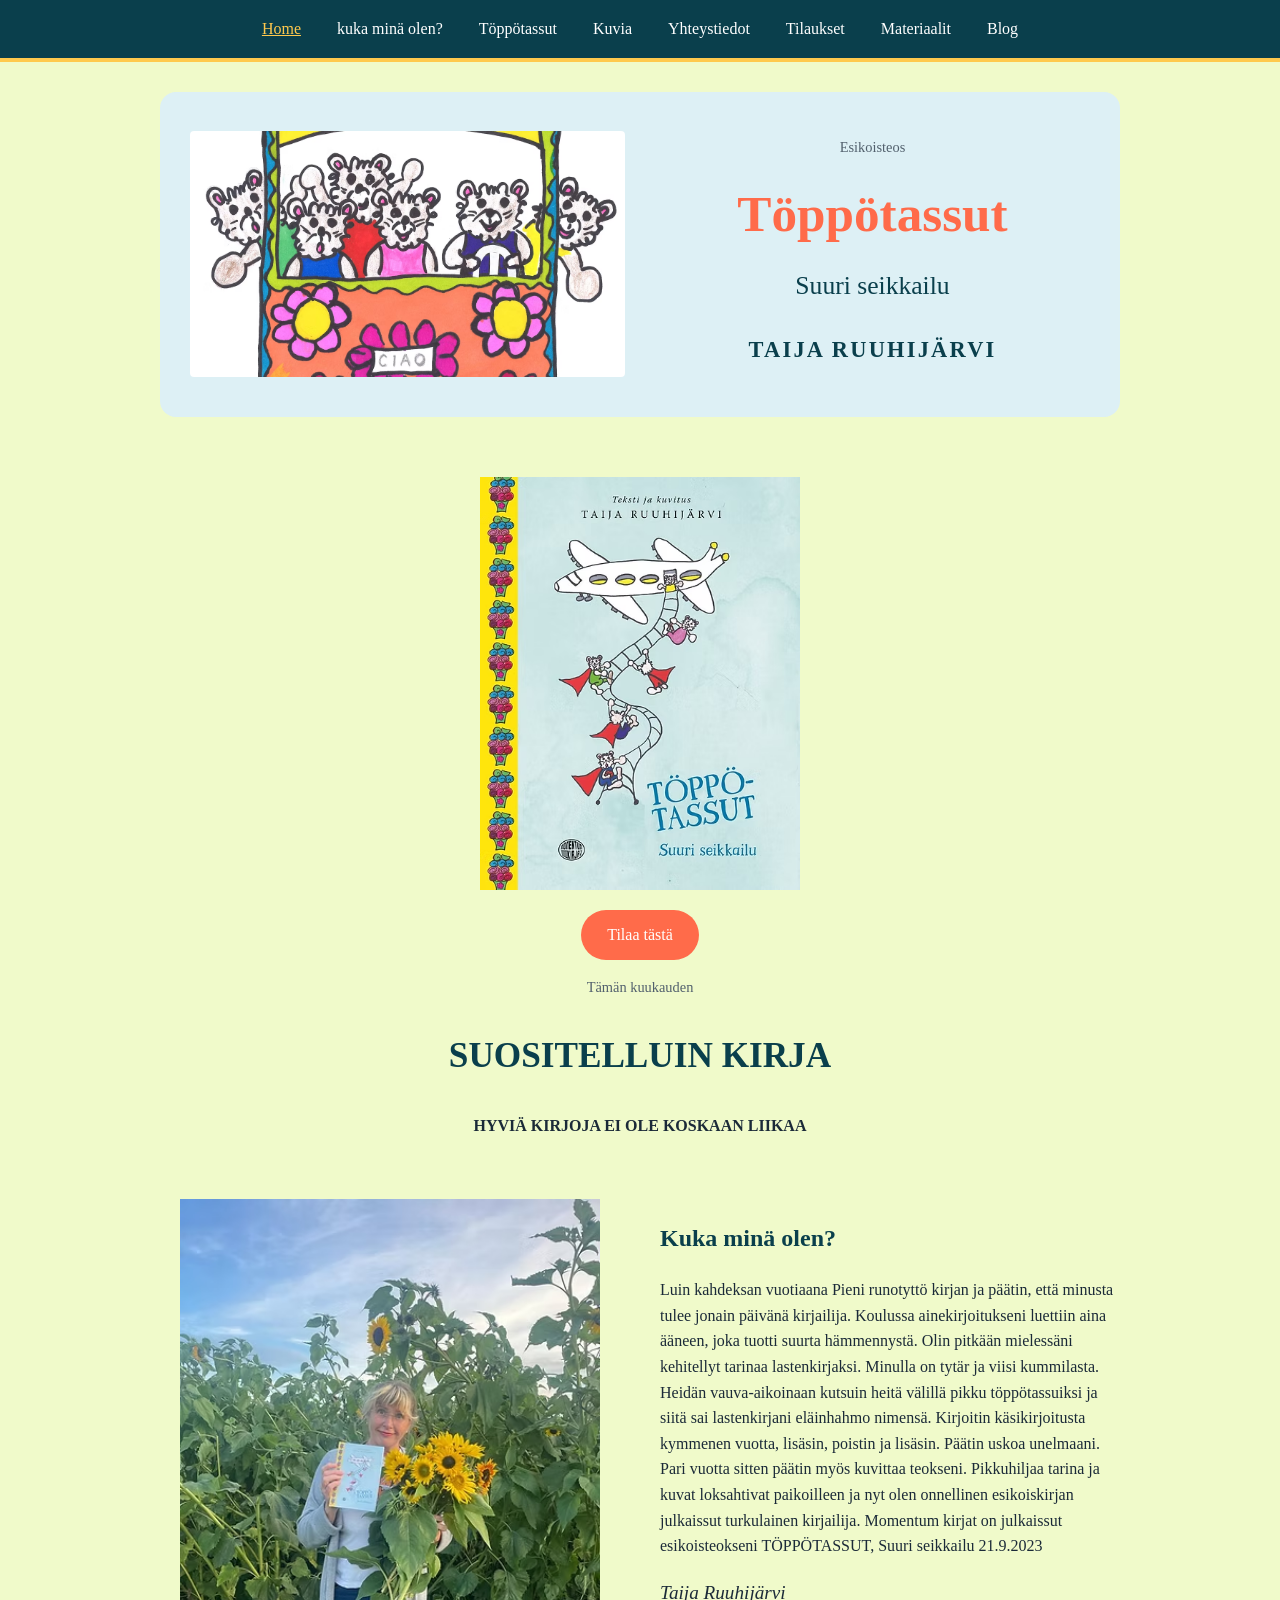
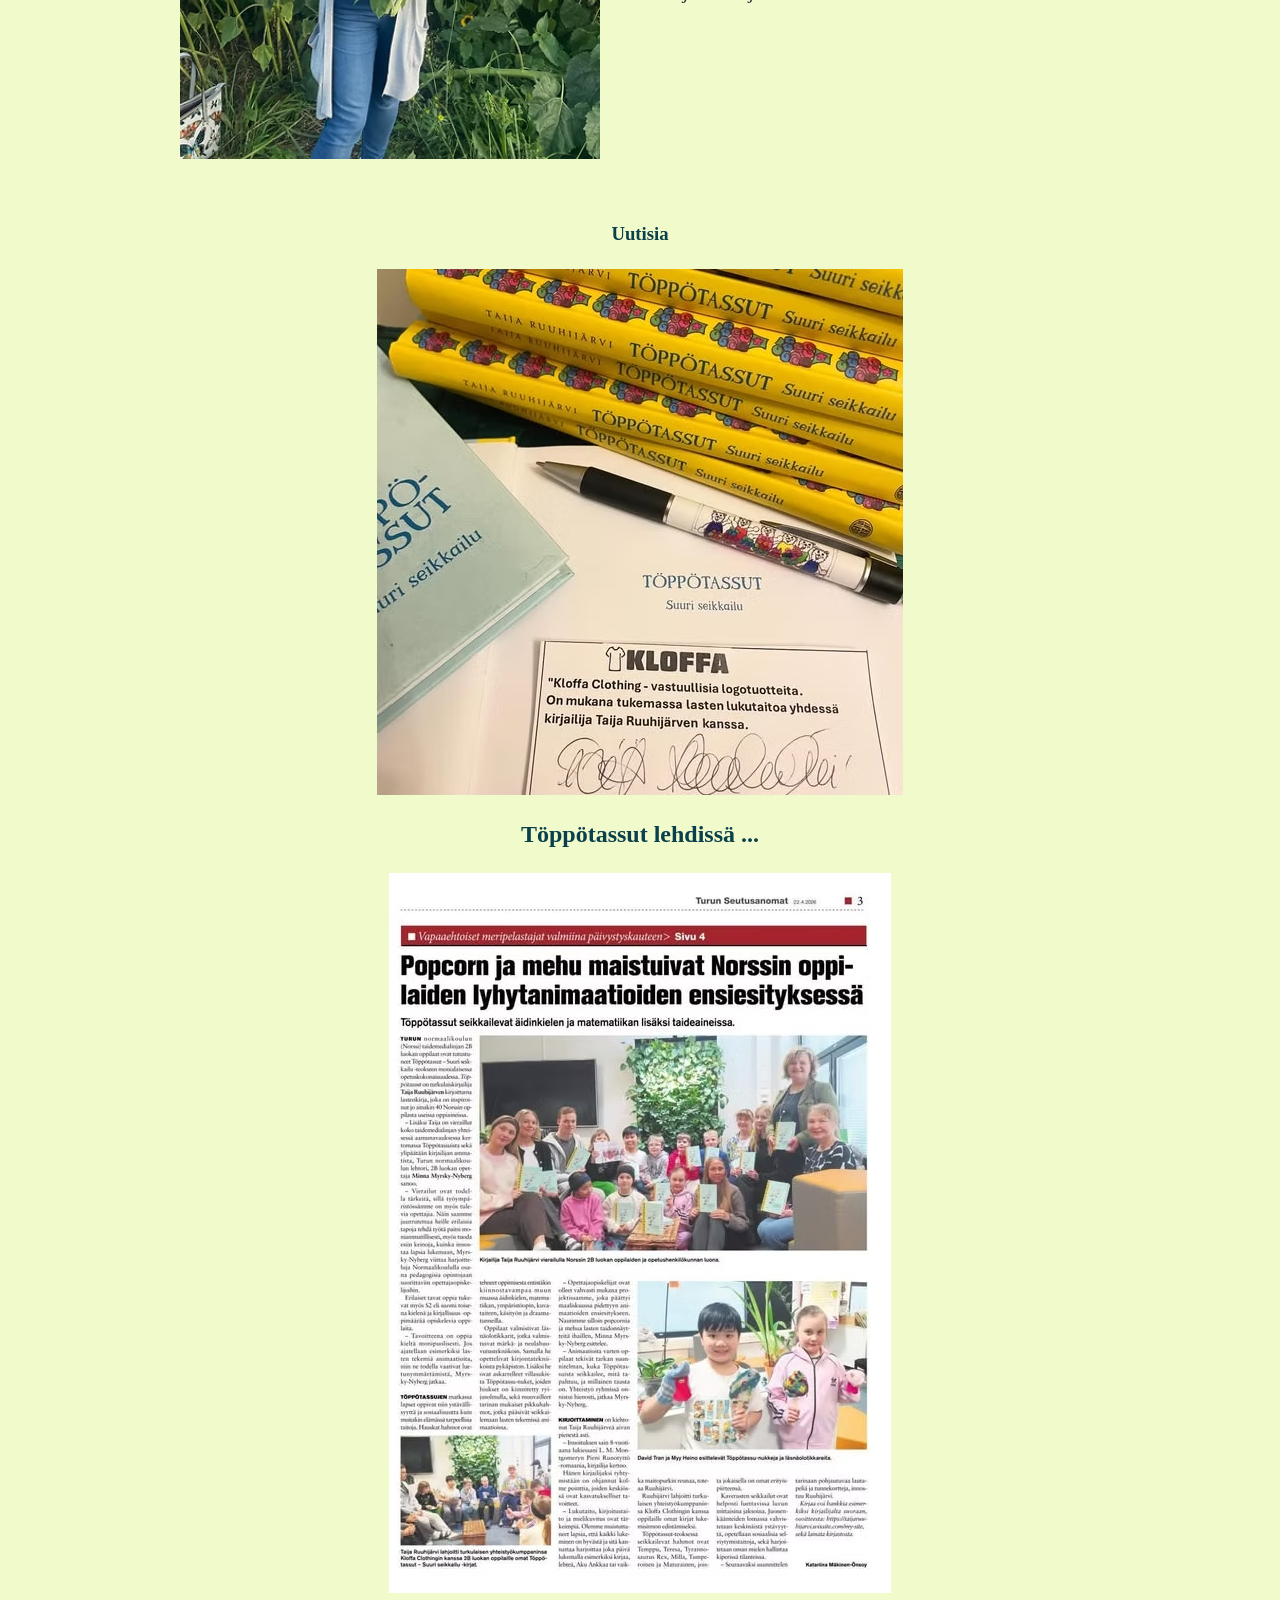
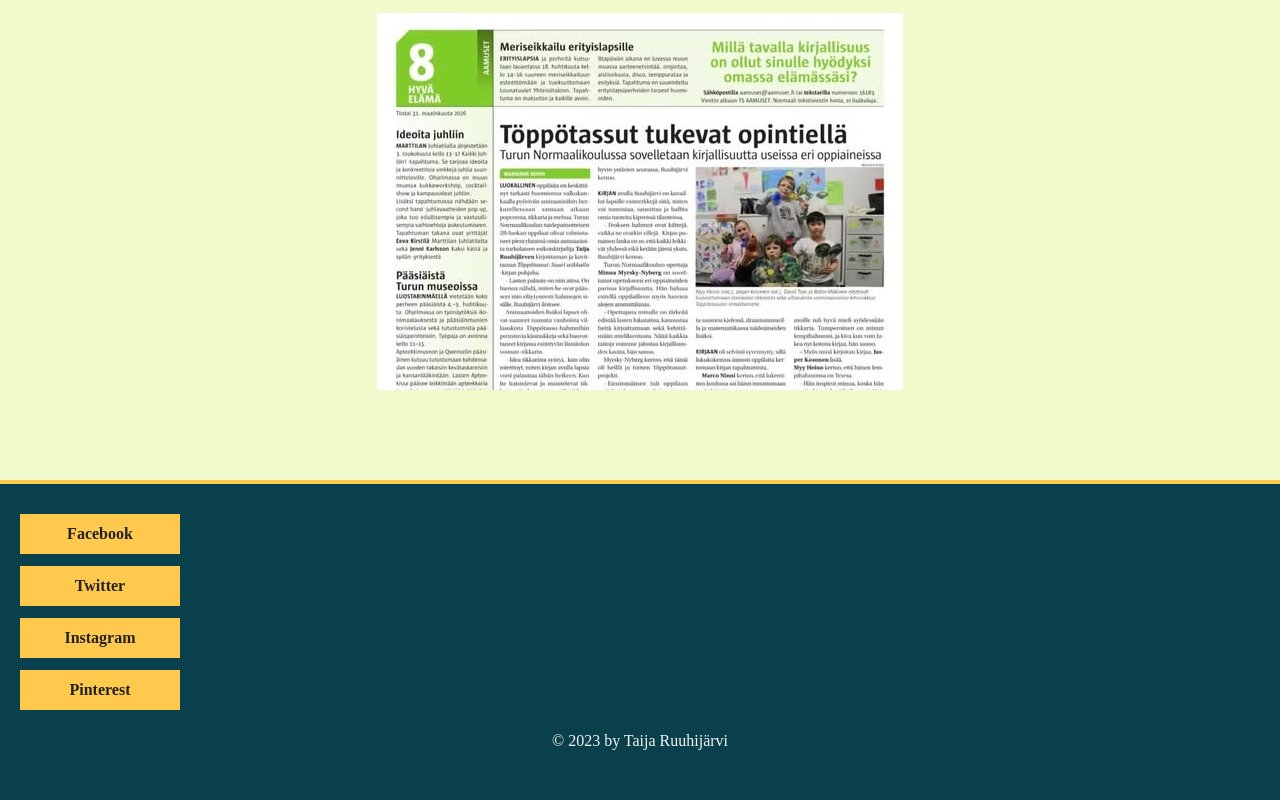
<file: index.html>
<!doctype html>
<html lang="fi">
  <head>
    <meta charset="utf-8">
    <meta name="viewport" content="width=device-width, initial-scale=1">
    <title>Home | My Site</title>
    <link rel="stylesheet" href="style.css">
    <script src="script.js"></script>
  </head>
  <body>
    <header>
      <button class="burger" aria-label="Valikko" onclick="document.getElementById('m').classList.toggle('open')">
        ...
      </button>
      <nav>
        <ul>
          <li><a href="index.html" class="active">Home</a></li>
          <li><a href="index.html#kuka">kuka minä olen?</a></li>
          <li><a href="toppotassut.html">Töppötassut</a></li>
          <li><a href="kuvia.html">Kuvia</a></li>
          <li><a href="yhteystiedot.html">Yhteystiedot</a></li>
          <li><a href="tilaukset.html">Tilaukset</a></li>
          <li><a href="materiaalit.html">Materiaalit</a></li>
          <li><a href="blog.html">Blog</a></li>
        </ul>
      </nav>
    </header>
    <main>
      <section class="hero">
        <img src="images/hero.jpg" alt="Aarteenetsintä alkakoon" class="hero-img">

        <div class="hero-text">
          <p class="small">Esikoisteos</p>
          <h1 class="title">Töppötassut</h1>
          <h2 class="sub">Suuri seikkailu</h2>
          <h1 class="author">TAIJA RUUHIJÄRVI</h1>
        </div>
      </section>
      <section class="center">
        <img src="images/kansi.jpg" alt="Töppötassut kansi" class="cover">
        <p><a class="btn" href="tilaukset.html">Tilaa tästä</a></p>
        <p class="small">Tämän kuukauden</p>
        <h2 class="big">SUOSITELLUIN KIRJA</h2>
        <h4>HYVIÄ KIRJOJA EI OLE KOSKAAN LIIKAA</h4>
      </section>
      <section id="kuka" class="two">
        <img src="images/taija.jpg" alt="Taija Ruuhijärvi" class="portrait">
        <div>
          <h2>Kuka minä olen?</h2>
          <p>
            Luin kahdeksan vuotiaana Pieni runotyttö kirjan ja päätin, että minusta tulee jonain
            päivänä kirjailija. Koulussa ainekirjoitukseni luettiin aina ääneen, joka tuotti suurta
            hämmennystä. Olin pitkään mielessäni kehitellyt tarinaa lastenkirjaksi. Minulla on tytär
            ja viisi kummilasta. Heidän vauva-aikoinaan kutsuin heitä välillä pikku töppötassuiksi
            ja siitä sai lastenkirjani eläinhahmo nimensä. Kirjoitin käsikirjoitusta kymmenen
            vuotta, lisäsin, poistin ja lisäsin. Päätin uskoa unelmaani. Pari vuotta sitten päätin
            myös kuvittaa teokseni. Pikkuhiljaa tarina ja kuvat loksahtivat paikoilleen ja nyt olen
            onnellinen esikoiskirjan julkaissut turkulainen kirjailija. Momentum kirjat on
            julkaissut esikoisteokseni TÖPPÖTASSUT, Suuri seikkailu 21.9.2023
          </p>
          <p class="sign">Taija Ruuhijärvi</p>
        </div>
      </section>
      <section class="center">
        <h3>Uutisia</h3>
        <img src="images/lehti-1.jpg" alt="Kuva uutisista">
        <h2>Töppötassut lehdissä ...</h2>
        <img src="images/lehti-2.jpg" alt="Lehtijuttu">
        <img src="images/lehti-3.jpg" alt="Aamuset">
      </section>
    </main>
    <footer>
      <ul class="social">
        <li><a href="https://www.facebook.com/wix">Facebook</a></li>
        <li><a href="https://x.com/wix">Twitter</a></li>
        <li><a href="https://www.instagram.com/wix/">Instagram</a></li>
        <li><a href="https://www.pinterest.com/wixcom/">Pinterest</a></li>
      </ul>
      
      <p>© 2023 by Taija Ruuhijärvi</p>
    </footer>
  </body>
</html>
</file>
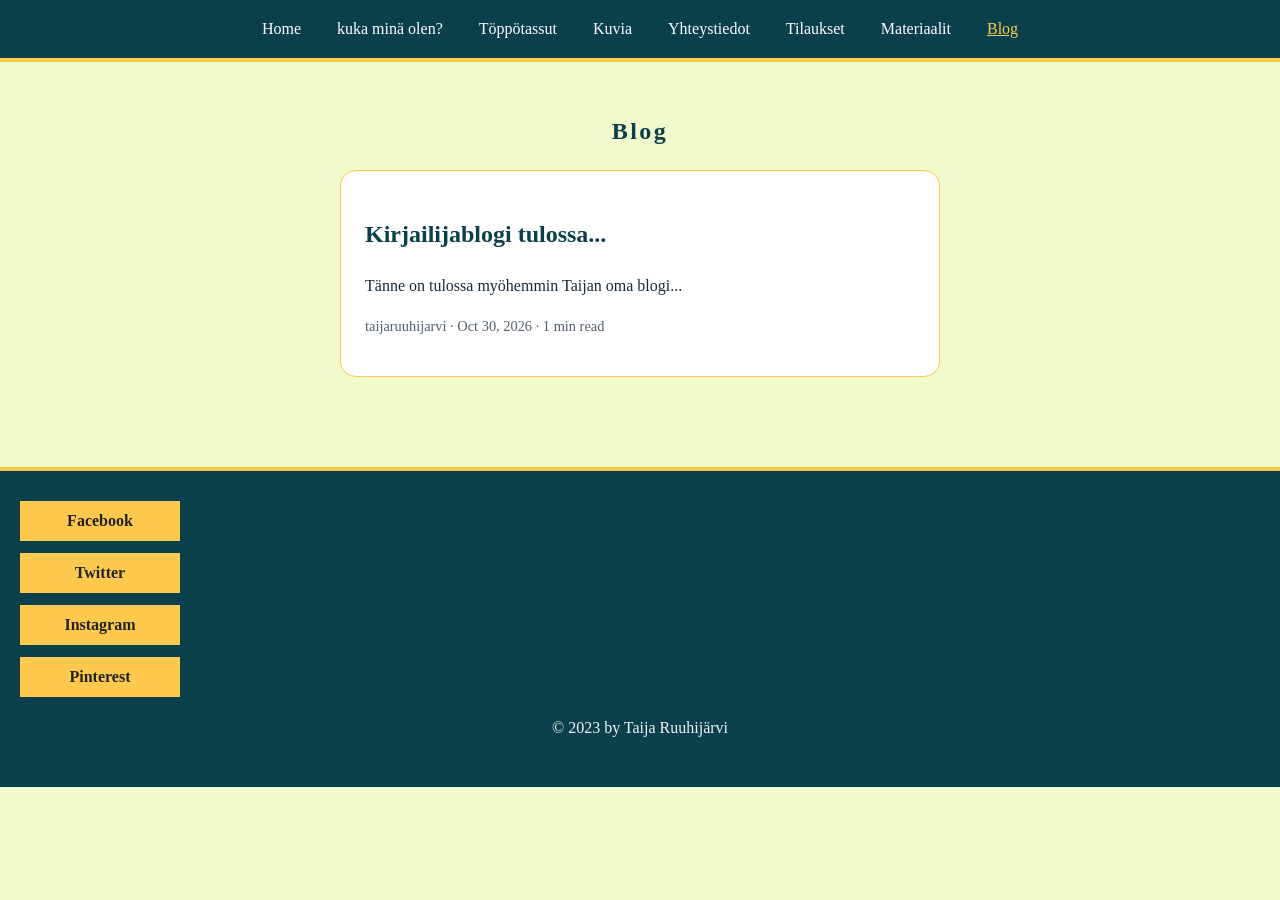
<file: blog.html>
<!doctype html>
<html lang="fi">
  <head>
    <meta charset="utf-8">
    <meta name="viewport" content="width=device-width, initial-scale=1">
    <title>Blog | My Site</title>
    <link rel="stylesheet" href="style.css">
    <script src="script.js"></script>
  </head>
  <body>
    <header>
      <button class="burger" aria-label="Valikko" onclick="document.getElementById('m').classList.toggle('open')">
        ...
      </button>
      <nav>
        <ul>
          <li><a href="index.html">Home</a></li>
          <li><a href="index.html#kuka">kuka minä olen?</a></li>
          <li><a href="toppotassut.html">Töppötassut</a></li>
          <li><a href="kuvia.html">Kuvia</a></li>
          <li><a href="yhteystiedot.html">Yhteystiedot</a></li>
          <li><a href="tilaukset.html">Tilaukset</a></li>
          <li><a href="materiaalit.html">Materiaalit</a></li>
          <li><a href="blog.html" class="active">Blog</a></li>
        </ul>
      </nav>
    </header>
    <main>
      <section>
        <h1 class="pagetitle">Blog</h1>
        <article class="post">
          <h2>Kirjailijablogi tulossa...</h2>
          <p>Tänne on tulossa myöhemmin Taijan oma blogi...</p>
          <p class="small">taijaruuhijarvi · Oct 30, 2026 · 1 min read</p>
        </article>
      </section>
    </main>
    <footer>
      <ul class="social">
        <li><a href="https://www.facebook.com/wix">Facebook</a></li>
        <li><a href="https://x.com/wix">Twitter</a></li>
        <li><a href="https://www.instagram.com/wix/">Instagram</a></li>
        <li><a href="https://www.pinterest.com/wixcom/">Pinterest</a></li>
      </ul>
      
      <p>© 2023 by Taija Ruuhijärvi</p>
    </footer>
  </body>
</html>
</file>
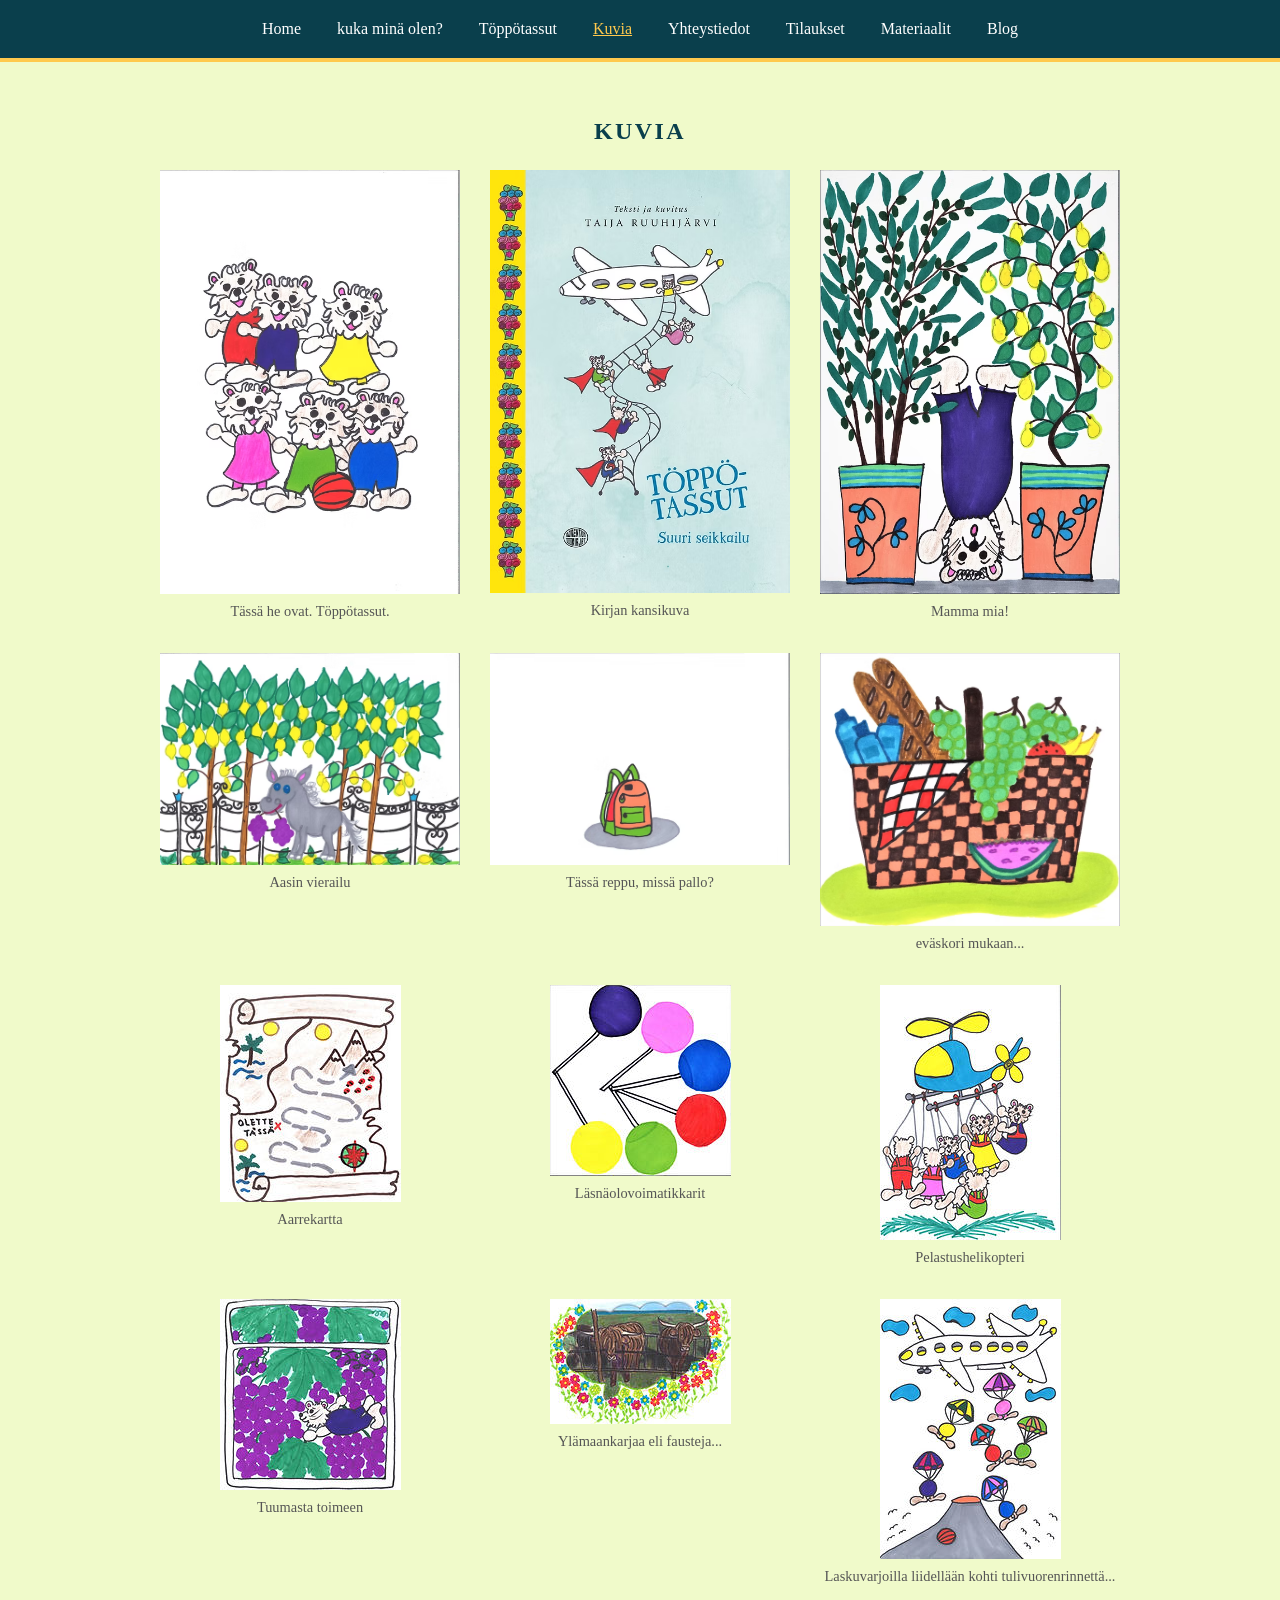
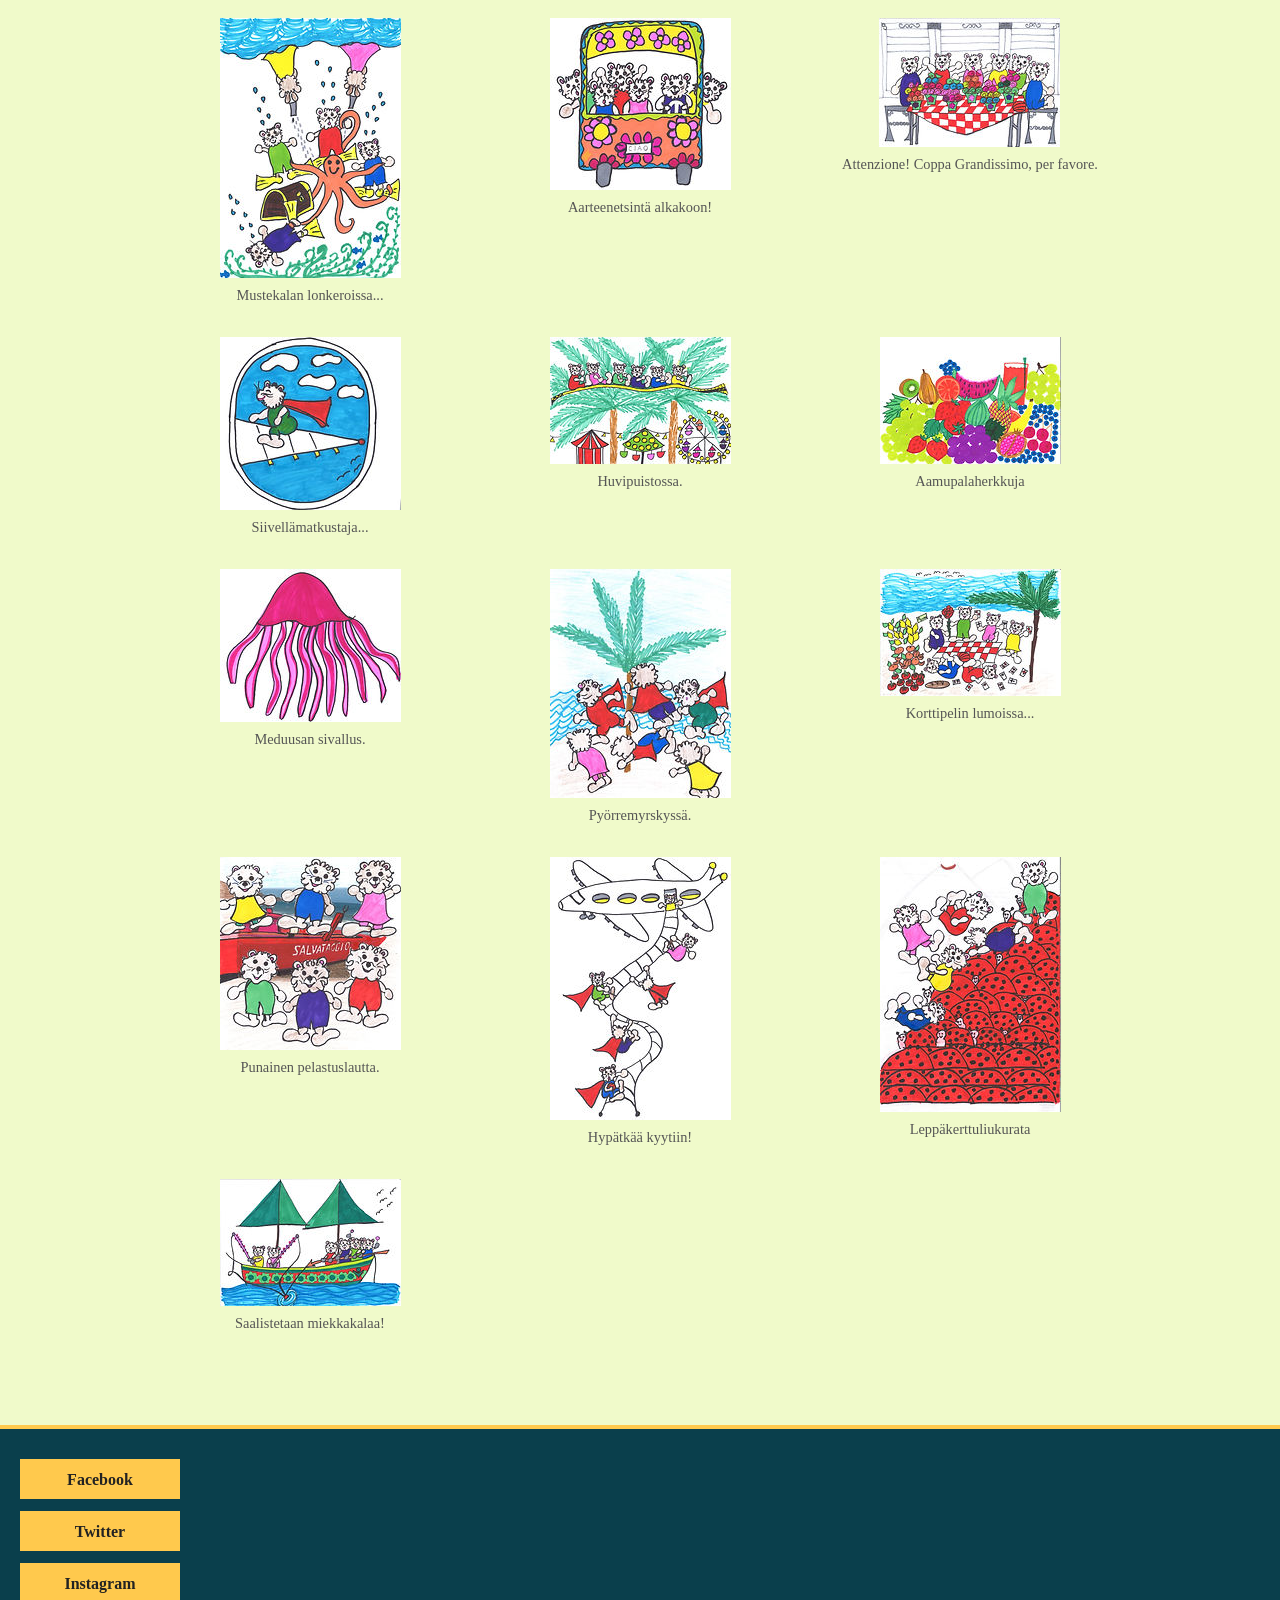
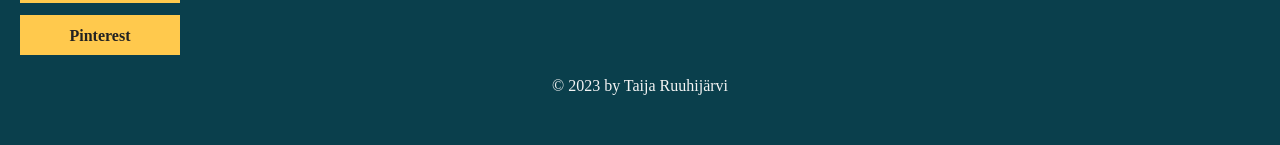
<file: kuvia.html>
<!doctype html>
<html lang="fi">
  <head>
    <meta charset="utf-8">
    <meta name="viewport" content="width=device-width, initial-scale=1">
    <title>Kuvia | My Site</title>
    <link rel="stylesheet" href="style.css">
    <script src="script.js"></script>
  </head>
  <body>
    <header>
      <button class="burger" aria-label="Valikko" onclick="document.getElementById('m').classList.toggle('open')">
        ...
      </button>
      <nav>
        <ul>
          <li><a href="index.html">Home</a></li>
          <li><a href="index.html#kuka">kuka minä olen?</a></li>
          <li><a href="toppotassut.html">Töppötassut</a></li>
          <li><a href="kuvia.html" class="active">Kuvia</a></li>
          <li><a href="yhteystiedot.html">Yhteystiedot</a></li>
          <li><a href="tilaukset.html">Tilaukset</a></li>
          <li><a href="materiaalit.html">Materiaalit</a></li>
          <li><a href="blog.html">Blog</a></li>
        </ul>
      </nav>
    </header>
    <main>
      <section>
        <h1 class="pagetitle">KUVIA</h1>
        <div class="grid2">
          <figure>
            <img src="images/kuva1.jpg" alt="Tässä he ovat. Töppötassut." class="">
            <figcaption>Tässä he ovat. Töppötassut.</figcaption>
          </figure>
          <figure>
            <img src="images/kuva2.jpg" alt="Kirjan kansikuva" class="">
            <figcaption>Kirjan kansikuva</figcaption>
          </figure>
          <figure>
            <img src="images/kuva3.jpg" alt="Mamma mia!" class="">
            <figcaption>Mamma mia!</figcaption>
          </figure>
          <figure>
            <img src="images/kuva4.jpg" alt="Aasin vierailu" class="">
            <figcaption>Aasin vierailu</figcaption>
          </figure>
          <figure>
            <img src="images/kuva5.jpg" alt="Tässä reppu, missä pallo?" class="">
            <figcaption>Tässä reppu, missä pallo?</figcaption>
          </figure>
          <figure>
            <img src="images/kuva6.jpg" alt="eväskori mukaan..." class="">
            <figcaption>eväskori mukaan...</figcaption>
          </figure>
          <figure>
            <img src="images/kuva7.jpg" alt="Aarrekartta" class="">
            <figcaption>Aarrekartta</figcaption>
          </figure>
          <figure>
            <img src="images/kuva8.jpg" alt="Läsnäolovoimatikkarit" class="">
            <figcaption>Läsnäolovoimatikkarit</figcaption>
          </figure>
          <figure>
            <img src="images/kuva9.jpg" alt="Pelastushelikopteri" class="">
            <figcaption>Pelastushelikopteri</figcaption>
          </figure>
          <figure>
            <img src="images/kuva10.jpg" alt="Tuumasta toimeen" class="">
            <figcaption>Tuumasta toimeen</figcaption>
          </figure>
          <figure>
            <img src="images/kuva11.jpg" alt="Ylämaankarjaa eli fausteja..." class="">
            <figcaption>Ylämaankarjaa eli fausteja...</figcaption>
          </figure>
          <figure>
            <img src="images/kuva12.jpg" alt="Laskuvarjoilla liidellään kohti tulivuorenrinnettä..." class="">
            <figcaption>Laskuvarjoilla liidellään kohti tulivuorenrinnettä...</figcaption>
          </figure>
          <figure>
            <img src="images/kuva13.jpg" alt="Mustekalan lonkeroissa..." class="">
            <figcaption>Mustekalan lonkeroissa...</figcaption>
          </figure>
          <figure>
            <img src="images/kuva14.jpg" alt="Aarteenetsintä alkakoon!" class="">
            <figcaption>Aarteenetsintä alkakoon!</figcaption>
          </figure>
          <figure>
            <img src="images/kuva15.jpg" alt="Attenzione! Coppa Grandissimo, per favore." class="">
            <figcaption>Attenzione! Coppa Grandissimo, per favore.</figcaption>
          </figure>
          <figure>
            <img src="images/kuva16.jpg" alt="Siivellämatkustaja..." class="">
            <figcaption>Siivellämatkustaja...</figcaption>
          </figure>
          <figure>
            <img src="images/kuva17.jpg" alt="Huvipuistossa." class="">
            <figcaption>Huvipuistossa.</figcaption>
          </figure>
          <figure>
            <img src="images/kuva18.jpg" alt="Aamupalaherkkuja" class="">
            <figcaption>Aamupalaherkkuja</figcaption>
          </figure>
          <figure>
            <img src="images/kuva19.jpg" alt="Meduusan sivallus." class="">
            <figcaption>Meduusan sivallus.</figcaption>
          </figure>
          <figure>
            <img src="images/kuva20.jpg" alt="Pyörremyrskyssä." class="">
            <figcaption>Pyörremyrskyssä.</figcaption>
          </figure>
          <figure>
            <img src="images/kuva21.jpg" alt="Korttipelin lumoissa..." class="">
            <figcaption>Korttipelin lumoissa...</figcaption>
          </figure>
          <figure>
            <img src="images/kuva22.jpg" alt="Punainen pelastuslautta." class="">
            <figcaption>Punainen pelastuslautta.</figcaption>
          </figure>
          <figure>
            <img src="images/kuva23.jpg" alt="Hypätkää kyytiin!" class="">
            <figcaption>Hypätkää kyytiin!</figcaption>
          </figure>
          <figure>
            <img src="images/kuva24.jpg" alt="Leppäkerttuliukurata" class="">
            <figcaption>Leppäkerttuliukurata</figcaption>
          </figure>
          <figure>
            <img src="images/kuva25.jpg" alt="Saalistetaan miekkakalaa!" class="">
            <figcaption>Saalistetaan miekkakalaa!</figcaption>
          </figure>
        </div>
      </section>
    </main>
    <footer>
      <ul class="social">
        <li><a href="https://www.facebook.com/wix">Facebook</a></li>
        <li><a href="https://x.com/wix">Twitter</a></li>
        <li><a href="https://www.instagram.com/wix/">Instagram</a></li>
        <li><a href="https://www.pinterest.com/wixcom/">Pinterest</a></li>
      </ul>
      
      <p>© 2023 by Taija Ruuhijärvi</p>
    </footer>
  </body>
</html>
</file>
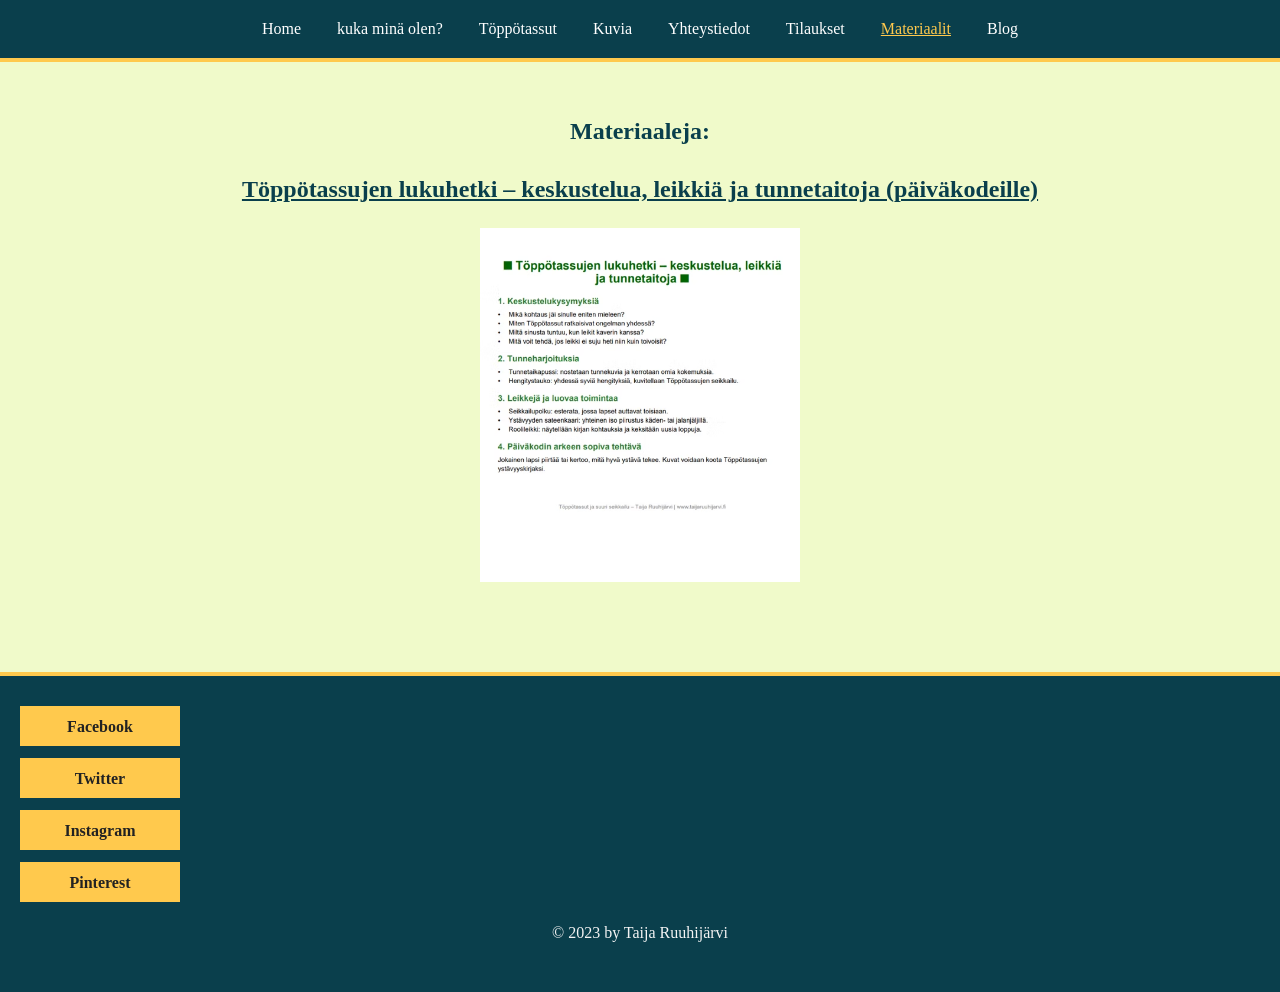
<file: materiaalit.html>
<!doctype html>
<html lang="fi">
  <head>
    <meta charset="utf-8">
    <meta name="viewport" content="width=device-width, initial-scale=1">
    <title>Materiaalit | My Site</title>
    <link rel="stylesheet" href="style.css">
    <script src="script.js"></script>
  </head>
  <body>
    <header>
      <button class="burger" aria-label="Valikko" onclick="document.getElementById('m').classList.toggle('open')">
        ...
      </button>
      <nav>
        <ul>
          <li><a href="index.html">Home</a></li>
          <li><a href="index.html#kuka">kuka minä olen?</a></li>
          <li><a href="toppotassut.html">Töppötassut</a></li>
          <li><a href="kuvia.html">Kuvia</a></li>
          <li><a href="yhteystiedot.html">Yhteystiedot</a></li>
          <li><a href="tilaukset.html">Tilaukset</a></li>
          <li><a href="materiaalit.html" class="active">Materiaalit</a></li>
          <li><a href="blog.html">Blog</a></li>
        </ul>
      </nav>
    </header>
    <main>
      <section class="center">
        <h1>Materiaaleja:</h1>
        <h2>
          <a target="_blank" href="https://a8a5af9e-60fe-4834-84bf-0c2be73c2eee.filesusr.com/ugd/5b46f2_90767fe9775448aaa4ecd7bafe28466e.pdf">
            Töppötassujen lukuhetki – keskustelua, leikkiä ja tunnetaitoja (päiväkodeille)
          </a>
        </h2>
        <img src="images/materiaali.png" alt="Materiaali" class="cover">
      </section>
    </main>
    <footer>
      <ul class="social">
        <li><a href="https://www.facebook.com/wix">Facebook</a></li>
        <li><a href="https://x.com/wix">Twitter</a></li>
        <li><a href="https://www.instagram.com/wix/">Instagram</a></li>
        <li><a href="https://www.pinterest.com/wixcom/">Pinterest</a></li>
      </ul>
      
      <p>© 2023 by Taija Ruuhijärvi</p>
    </footer>
  </body>
</html>
</file>
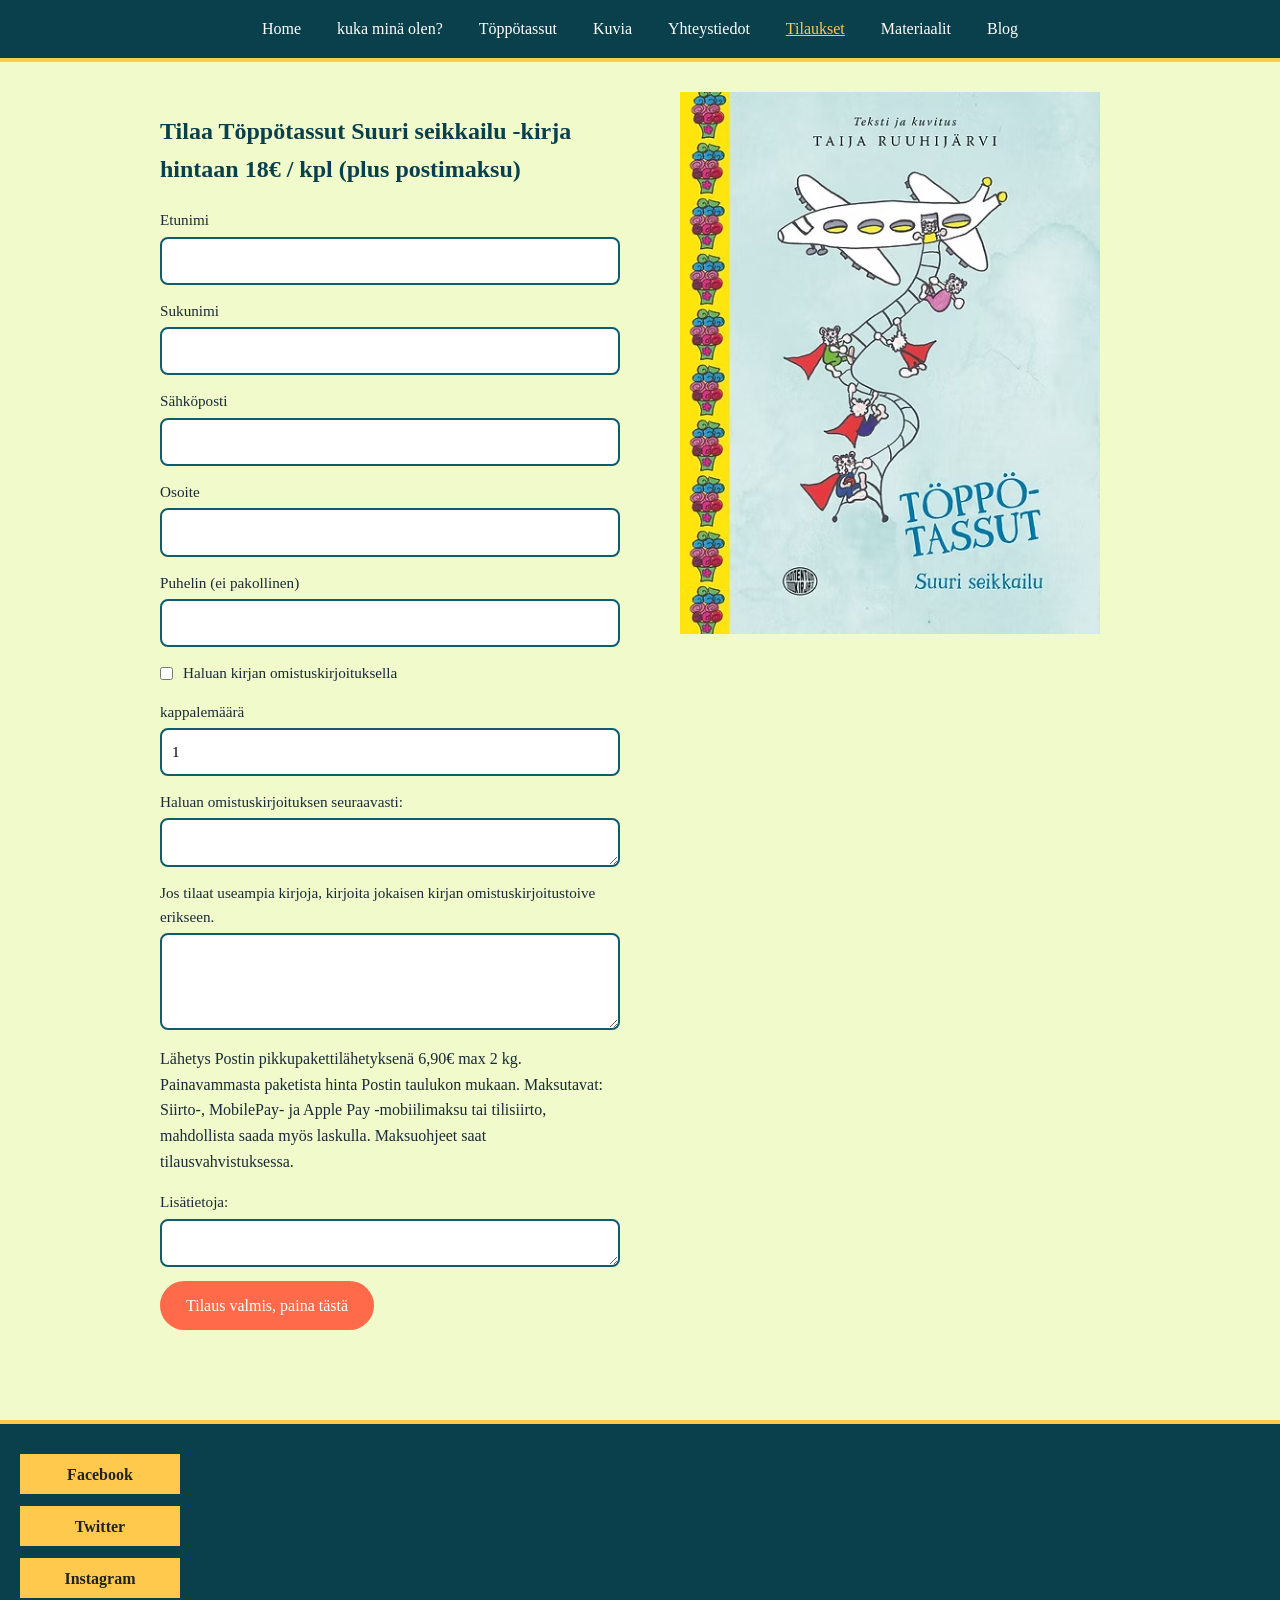
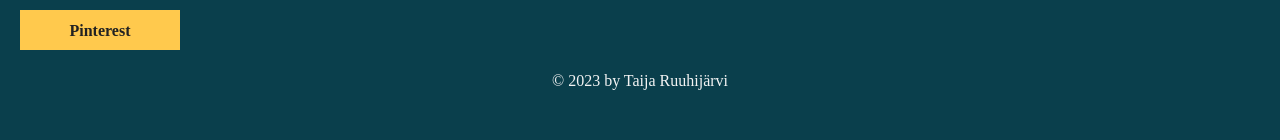
<file: tilaukset.html>
<!doctype html>
<html lang="fi">
  <head>
    <meta charset="utf-8">
    <meta name="viewport" content="width=device-width, initial-scale=1">
    <title>Tilaukset | My Site</title>
    <link rel="stylesheet" href="style.css">
    <script src="script.js"></script>
  </head>
  <body>
    <header>
      <button class="burger" aria-label="Valikko" onclick="document.getElementById('m').classList.toggle('open')">
        ...
      </button>
      <nav>
        <ul>
          <li><a href="index.html">Home</a></li>
          <li><a href="index.html#kuka">kuka minä olen?</a></li>
          <li><a href="toppotassut.html">Töppötassut</a></li>
          <li><a href="kuvia.html">Kuvia</a></li>
          <li><a href="yhteystiedot.html">Yhteystiedot</a></li>
          <li><a href="tilaukset.html" class="active">Tilaukset</a></li>
          <li><a href="materiaalit.html">Materiaalit</a></li>
          <li><a href="blog.html">Blog</a></li>
        </ul>
      </nav>
    </header>
    <main>
      <section class="two">
        <div>
          <h2>Tilaa Töppötassut Suuri seikkailu -kirja hintaan 18€ / kpl (plus postimaksu)</h2>
          <form id="of" onsubmit="return orderForm(this);">
            <label>
              Etunimi
              <input name="fn" required>
            </label>
            <label>
              Sukunimi
              <input name="ln" required>
            </label>
            <label>
              Sähköposti
              <input name="em" type="email" required>
            </label>
            <label>
              Osoite
              <input name="ad" required>
            </label>
            <label>
              Puhelin (ei pakollinen)
              <input name="ph">
            </label>
            <label class="ck">
              <input type="checkbox" name="ded">
              Haluan kirjan omistuskirjoituksella
            </label>
            <label>
              kappalemäärä
              <input name="qty" type="number" min="1" value="1" required>
            </label>
            <label>
              Haluan omistuskirjoituksen seuraavasti:
              <textarea name="dt" rows="1"></textarea>
            </label>
            <label>
              Jos tilaat useampia kirjoja, kirjoita jokaisen kirjan omistuskirjoitustoive erikseen.
              <textarea name="dt" rows="3"></textarea>
            </label>
            <p>
              Lähetys Postin pikkupakettilähetyksenä 6,90€ max 2 kg. Painavammasta paketista hinta
              Postin taulukon mukaan. Maksutavat: Siirto-, MobilePay- ja Apple Pay -mobiilimaksu tai
              tilisiirto, mahdollista saada myös laskulla. Maksuohjeet saat tilausvahvistuksessa.
            </p>
            <label>
              Lisätietoja:
              <textarea name="dt" rows="1"></textarea>
            </label>
            <button class="btn">Tilaus valmis, paina tästä</button>
            <p class="ok" hidden>Kiitos tilauksesta!</p>
          </form>
        </div>
        <img src="images/kansi.jpg" alt="Töppötassut kansi" class="portrait">
      </section>
    </main>
    <footer>
      <ul class="social">
        <li><a href="https://www.facebook.com/wix">Facebook</a></li>
        <li><a href="https://x.com/wix">Twitter</a></li>
        <li><a href="https://www.instagram.com/wix/">Instagram</a></li>
        <li><a href="https://www.pinterest.com/wixcom/">Pinterest</a></li>
      </ul>
      
      <p>© 2023 by Taija Ruuhijärvi</p>
    </footer>
  </body>
</html>
</file>
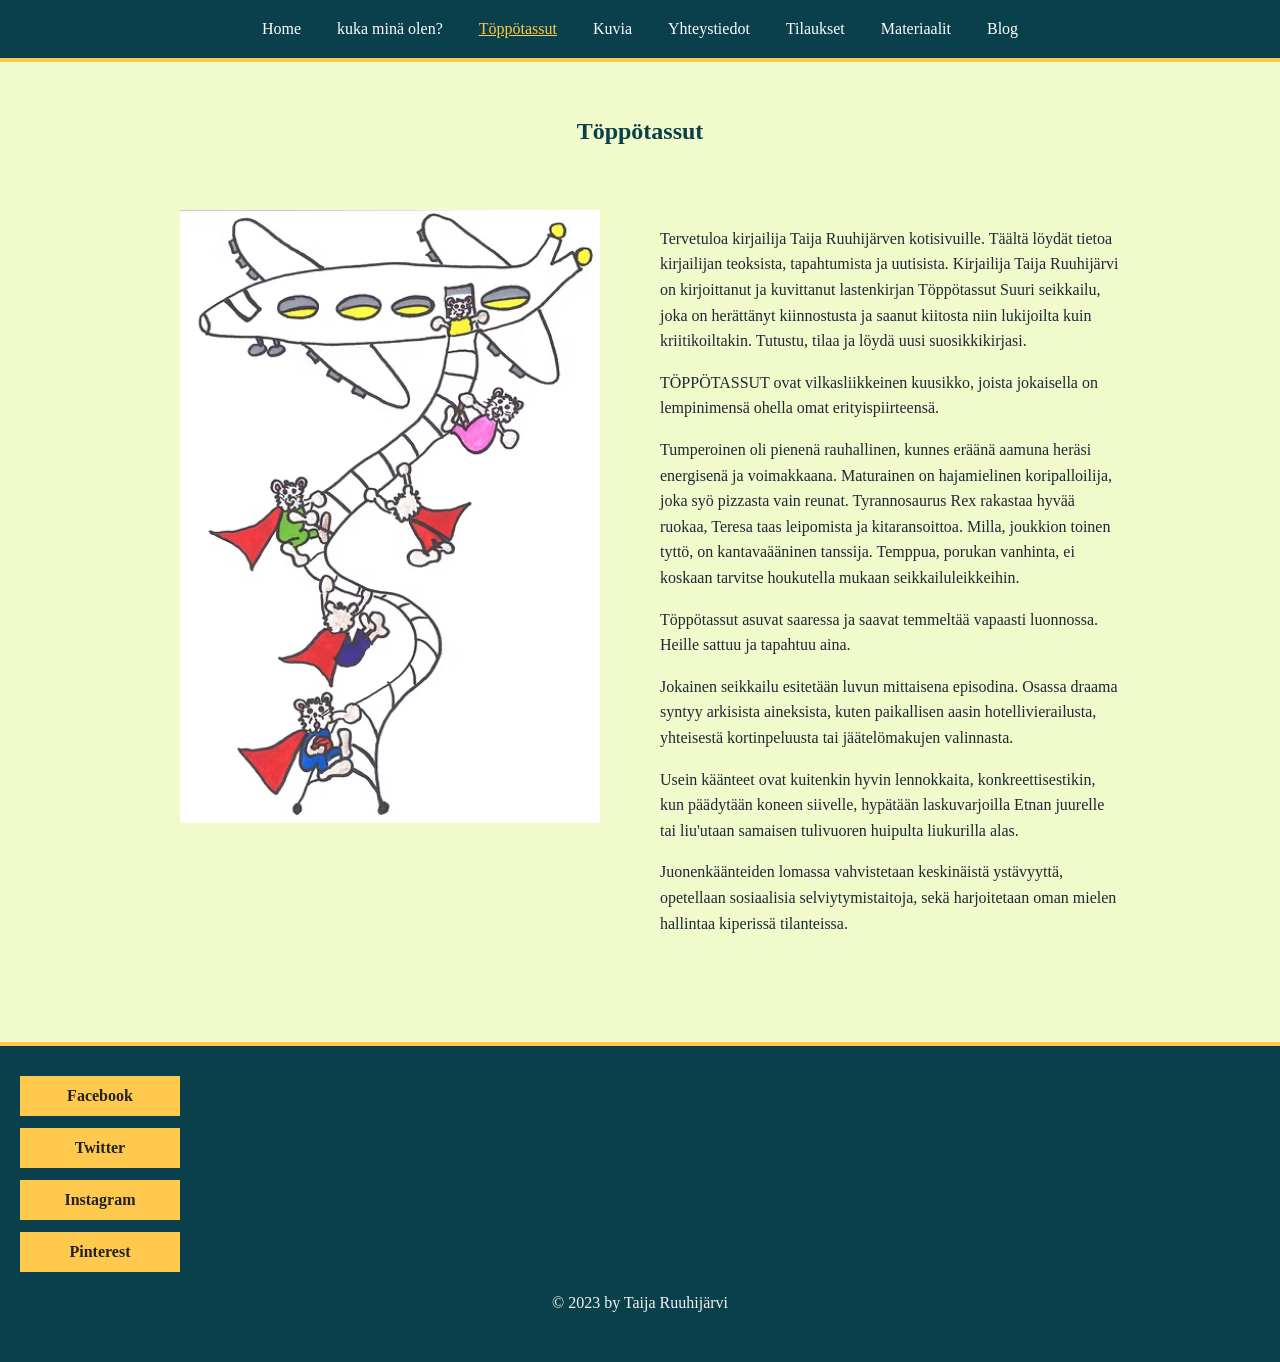
<file: toppotassut.html>
<!doctype html>
<html lang="fi">
  <head>
    <meta charset="utf-8">
    <meta name="viewport" content="width=device-width, initial-scale=1">
    <title>Töppötassut | My Site</title>
    <link rel="stylesheet" href="style.css">
    <script src="script.js"></script>
  </head>
  <body>
    <header>
      <button class="burger" aria-label="Valikko" onclick="document.getElementById('m').classList.toggle('open')">
        ...
      </button>
      <nav>
        <ul>
          <li><a href="index.html">Home</a></li>
          <li><a href="index.html#kuka">kuka minä olen?</a></li>
          <li><a href="toppotassut.html" class="active">Töppötassut</a></li>
          <li><a href="kuvia.html">Kuvia</a></li>
          <li><a href="yhteystiedot.html">Yhteystiedot</a></li>
          <li><a href="tilaukset.html">Tilaukset</a></li>
          <li><a href="materiaalit.html">Materiaalit</a></li>
          <li><a href="blog.html">Blog</a></li>
        </ul>
      </nav>
    </header>
    <main>
      <section class="center">
      <h1>Töppötassut</h1>
      </section>
      <section class="two">
        <img src="images/toppotassut.jpg" alt="Töppötassut" class="portrait">
        <div>
          <p>
            Tervetuloa kirjailija Taija Ruuhijärven kotisivuille. Täältä löydät tietoa kirjailijan
            teoksista, tapahtumista ja uutisista. Kirjailija Taija Ruuhijärvi on kirjoittanut ja
            kuvittanut lastenkirjan Töppötassut Suuri seikkailu, joka on herättänyt kiinnostusta ja
            saanut kiitosta niin lukijoilta kuin kriitikoiltakin. Tutustu, tilaa ja löydä uusi
            suosikkikirjasi.
          </p>
          <p>
            TÖPPÖTASSUT ovat vilkasliikkeinen kuusikko, joista jokaisella on lempinimensä ohella
            omat erityispiirteensä.
          </p>
          <p>
            Tumperoinen oli pienenä rauhallinen, kunnes eräänä aamuna heräsi energisenä ja
            voimakkaana. Maturainen on hajamielinen koripalloilija, joka syö pizzasta vain reunat.
            Tyrannosaurus Rex rakastaa hyvää ruokaa, Teresa taas leipomista ja kitaransoittoa.
            Milla, joukkion toinen tyttö, on kantavaääninen tanssija. Temppua, porukan vanhinta, ei
            koskaan tarvitse houkutella mukaan seikkailuleikkeihin.
          </p>
          <p>
            Töppötassut asuvat saaressa ja saavat temmeltää vapaasti luonnossa. Heille sattuu ja
            tapahtuu aina.
          </p>
          <p>
            Jokainen seikkailu esitetään luvun mittaisena episodina. Osassa draama syntyy arkisista
            aineksista, kuten paikallisen aasin hotellivierailusta, yhteisestä kortinpeluusta tai
            jäätelömakujen valinnasta.
          </p>
          <p>
            Usein käänteet ovat kuitenkin hyvin lennokkaita, konkreettisestikin, kun päädytään
            koneen siivelle, hypätään laskuvarjoilla Etnan juurelle tai liu'utaan samaisen
            tulivuoren huipulta liukurilla alas.
          </p>
          <p>
            Juonenkäänteiden lomassa vahvistetaan keskinäistä ystävyyttä, opetellaan sosiaalisia
            selviytymistaitoja, sekä harjoitetaan oman mielen hallintaa kiperissä tilanteissa.
          </p>
        </div>
      </section>
    </main>
    <footer>
      <ul class="social">
        <li><a href="https://www.facebook.com/wix">Facebook</a></li>
        <li><a href="https://x.com/wix">Twitter</a></li>
        <li><a href="https://www.instagram.com/wix/">Instagram</a></li>
        <li><a href="https://www.pinterest.com/wixcom/">Pinterest</a></li>
      </ul>
      
      <p>© 2023 by Taija Ruuhijärvi</p>
    </footer>
  </body>
</html>
</file>
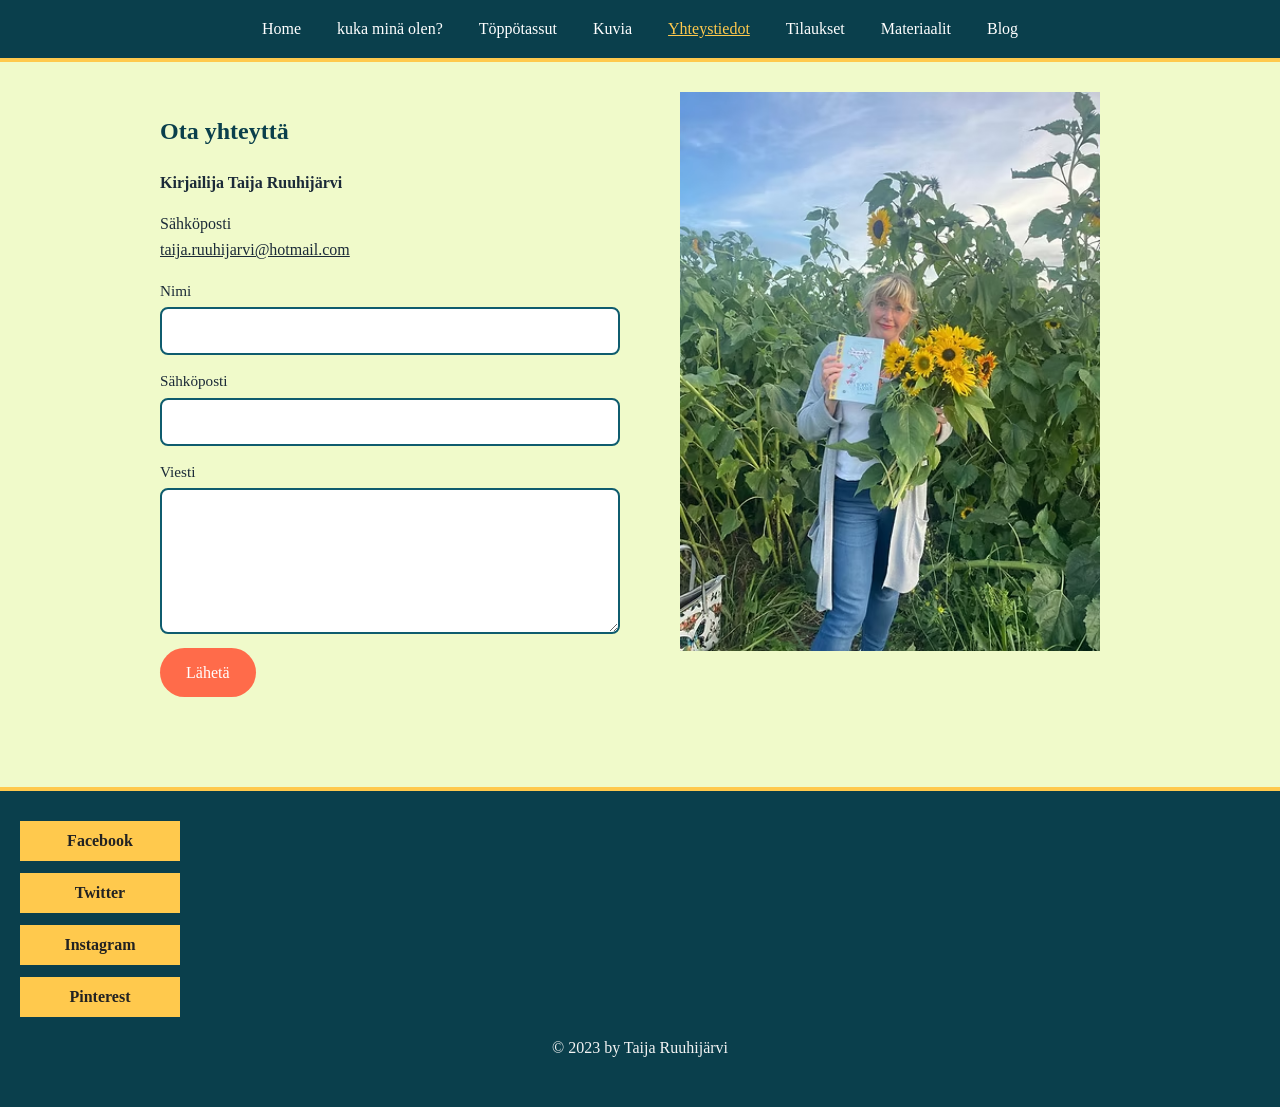
<file: yhteystiedot.html>
<!doctype html>
<html lang="fi">
  <head>
    <meta charset="utf-8">
    <meta name="viewport" content="width=device-width, initial-scale=1">
    <title>Yhteystiedot | My Site</title>
    <link rel="stylesheet" href="style.css">
    <script src="script.js"></script>
  </head>
  <body>
    <header>
      <button class="burger" aria-label="Valikko" onclick="document.getElementById('m').classList.toggle('open')">
        ...
      </button>
      <nav>
        <ul>
          <li><a href="index.html">Home</a></li>
          <li><a href="index.html#kuka">kuka minä olen?</a></li>
          <li><a href="toppotassut.html">Töppötassut</a></li>
          <li><a href="kuvia.html">Kuvia</a></li>
          <li><a href="yhteystiedot.html" class="active">Yhteystiedot</a></li>
          <li><a href="tilaukset.html">Tilaukset</a></li>
          <li><a href="materiaalit.html">Materiaalit</a></li>
          <li><a href="blog.html">Blog</a></li>
        </ul>
      </nav>
    </header>
    <main>
      <section class="two">
        <div>
          <h1>Ota yhteyttä</h1>
          <p><b>Kirjailija Taija Ruuhijärvi</b></p>
          <p>
            Sähköposti
            <br>
            <a href="mailto:taija.ruuhijarvi@hotmail.com">taija.ruuhijarvi@hotmail.com</a>
          </p>
          <form onsubmit="return contactForm(this);">
            <label>
              Nimi
              <input name="n" required>
            </label>
            <label>
              Sähköposti
              <input name="e" type="email" required>
            </label>
            <label>
              Viesti
              <textarea name="m" rows="5" required></textarea>
            </label>
            <button class="btn">Lähetä</button>
            <p class="ok" hidden>Kiitos viestistäsi!</p>
          </form>
        </div>
        <img src="images/taija.jpg" alt="Taija Ruuhijärvi" class="portrait">
      </section>
    </main>
    <footer>
      <ul class="social">
        <li><a href="https://www.facebook.com/wix">Facebook</a></li>
        <li><a href="https://x.com/wix">Twitter</a></li>
        <li><a href="https://www.instagram.com/wix/">Instagram</a></li>
        <li><a href="https://www.pinterest.com/wixcom/">Pinterest</a></li>
      </ul>
      
      <p>© 2023 by Taija Ruuhijärvi</p>
    </footer>
  </body>
</html>
</file>
<file: style.css>
* {
  box-sizing: border-box;
}
body {
  margin: 0;
  font-family: Georgia, "Times New Roman", serif;
  color: #222;
  background: #fff;
  line-height: 1.6;
}
img {
  max-width: 100%;
  height: auto;
  display: block;
}
a {
  color: inherit;
}
header {
  background: #fff;
  border-bottom: 1px solid #ddd;
  position: sticky;
  top: 0;
  z-index: 10;
}
nav ul {
  list-style: none;
  margin: 0;
  padding: 0;
  display: flex;
  justify-content: center;
  flex-wrap: wrap;
}
nav a {
  display: block;
  padding: 16px 18px;
  text-decoration: none;
  font-size: 1rem;
}
nav a:hover,
nav a.active {
  text-decoration: underline;
}
.burger {
  display: none;
  background: none;
  border: 0;
  font-size: 1.8rem;
  padding: 8px 16px;
  cursor: pointer;
}
main {
  max-width: 1000px;
  margin: 0 auto;
  padding: 30px 20px;
}
section {
  margin-bottom: 60px;
}
.center {
  text-align: center;
}
.center img {
  margin: 20px auto;
}
.hero {
  display: grid;
  grid-template-columns: 1fr 1fr;
  gap: 30px;
  align-items: center;
}
.hero-img {
  border-radius: 4px;
}
.hero-text {
  text-align: center;
}
.title {
  font-size: 3.2rem;
  margin: 0.2em 0;
}
.sub {
  font-size: 1.6rem;
  font-weight: 400;
  margin: 0 0 1em;
}
.author {
  font-size: 1.4rem;
  letter-spacing: 0.1em;
}
.small {
  font-size: 0.9rem;
  color: #666;
}
.big {
  font-size: 2.2rem;
}
.cover {
  max-width: 320px;
}
.btn {
  display: inline-block;
  background: #222;
  color: #fff;
  border: 0;
  padding: 12px 26px;
  text-decoration: none;
  font: inherit;
  cursor: pointer;
}
.btn:hover {
  background: #555;
}
.two {
  display: grid;
  grid-template-columns: 1fr 1fr;
  gap: 40px;
  align-items: start;
}
.portrait {
  width: 100%;
  max-width: 420px;
  margin: 0 auto;
}
.sign {
  font-style: italic;
  font-size: 1.2rem;
}
.row3 {
  display: grid;
  grid-template-columns: repeat(3, 1fr);
  gap: 12px;
}
.pagetitle {
  text-align: center;
  letter-spacing: 0.1em;
}
.grid2 {
  display: grid;
  grid-template-columns: 1fr 1fr 1fr;
  gap: 30px;
  max-width: 1000px;
  margin: 0 auto;
  justify-items: center;
  align-items: start;
}
figure {
  margin: 0;
  text-align: center;
}
figure img {
  margin: 0 auto;
}
figcaption {
  font-size: 0.9rem;
  color: #555;
  margin-top: 6px;
}
form label {
  display: block;
  margin-bottom: 14px;
  font-size: 0.95rem;
}
form input,
form textarea {
  display: block;
  width: 100%;
  padding: 10px;
  border: 1px solid #999;
  font: inherit;
  margin-top: 4px;
}
form .ck {
  display: flex;
  gap: 10px;
  align-items: center;
}
form .ck input {
  width: auto;
  margin: 0;
}
.ok {
  font-weight: 700;
}
.post {
  border: 1px solid #ddd;
  padding: 24px;
  max-width: 600px;
  margin: 20px auto;
}
footer {
  background: #f4f4f4;
  text-align: center;
  padding: 30px 20px;
  border-top: 1px solid #ddd;
}
@media (max-width: 800px) {
  .hero,
  .two {
    grid-template-columns: 1fr;
  }
  .burger {
    display: block;
  }
  nav ul {
    display: none;
    flex-direction: column;
  }
  nav ul.open {
    display: flex;
  }
  .title {
    font-size: 2.4rem;
  }
}
@media (max-width: 520px) {
  .grid2 {
    grid-template-columns: 1fr;
  }
}

:root {
  --sea: #0f5c6e;
  --sea-dark: #0a3f4c;
  --coral: #ff6b4a;
  --sun: #ffc94d;
  --cream: #f0faca;
  --sky: #ddf0f5;
}

body {
  background: var(--cream);
  color: #1b2a38;
}

header {
  background: var(--sea-dark);
  border-bottom: 4px solid var(--sun);
}
nav a {
  color: #fff;
}
nav a:hover,
nav a.active {
  color: var(--sun);
}
.burger {
  color: #fff;
}

h1,
h2,
h3 {
  color: var(--sea-dark);
}
.title {
  color: var(--coral);
}
.small {
  color: #52606d;
}

.btn,
form .btn {
  background: var(--coral);
  color: #fff;
  border-radius: 999px;
}
.btn:hover {
  background: #e4502f;
}

.hero {
  background: var(--sky);
  padding: 30px;
  border-radius: 16px;
}
.post {
  background: #fff;
  border-color: var(--sun);
  border-radius: 16px;
}
form input,
form textarea {
  border: 2px solid var(--sea);
  border-radius: 8px;
}

footer {
  background: #0a3f4c;
  color: #f4f4f4;
  text-align: center;
  padding: 30px 20px;
  border-top: 4px solid #ffc94d;
}

.social {
  list-style: none;
  margin: 0 0 18px;
  padding: 0;
  display: flex;
  flex-direction: column;
  gap: 12px;
}

.social a {
  display: grid;
  place-items: center;
  width: 160px;
  height: 40px;
  border-radius: 0%;
  background: #ffc94d;
  color: #222;
  font-weight: 700;
  text-decoration: none;
}

.social a:hover {
  background: #677ee6;
}
</file>
